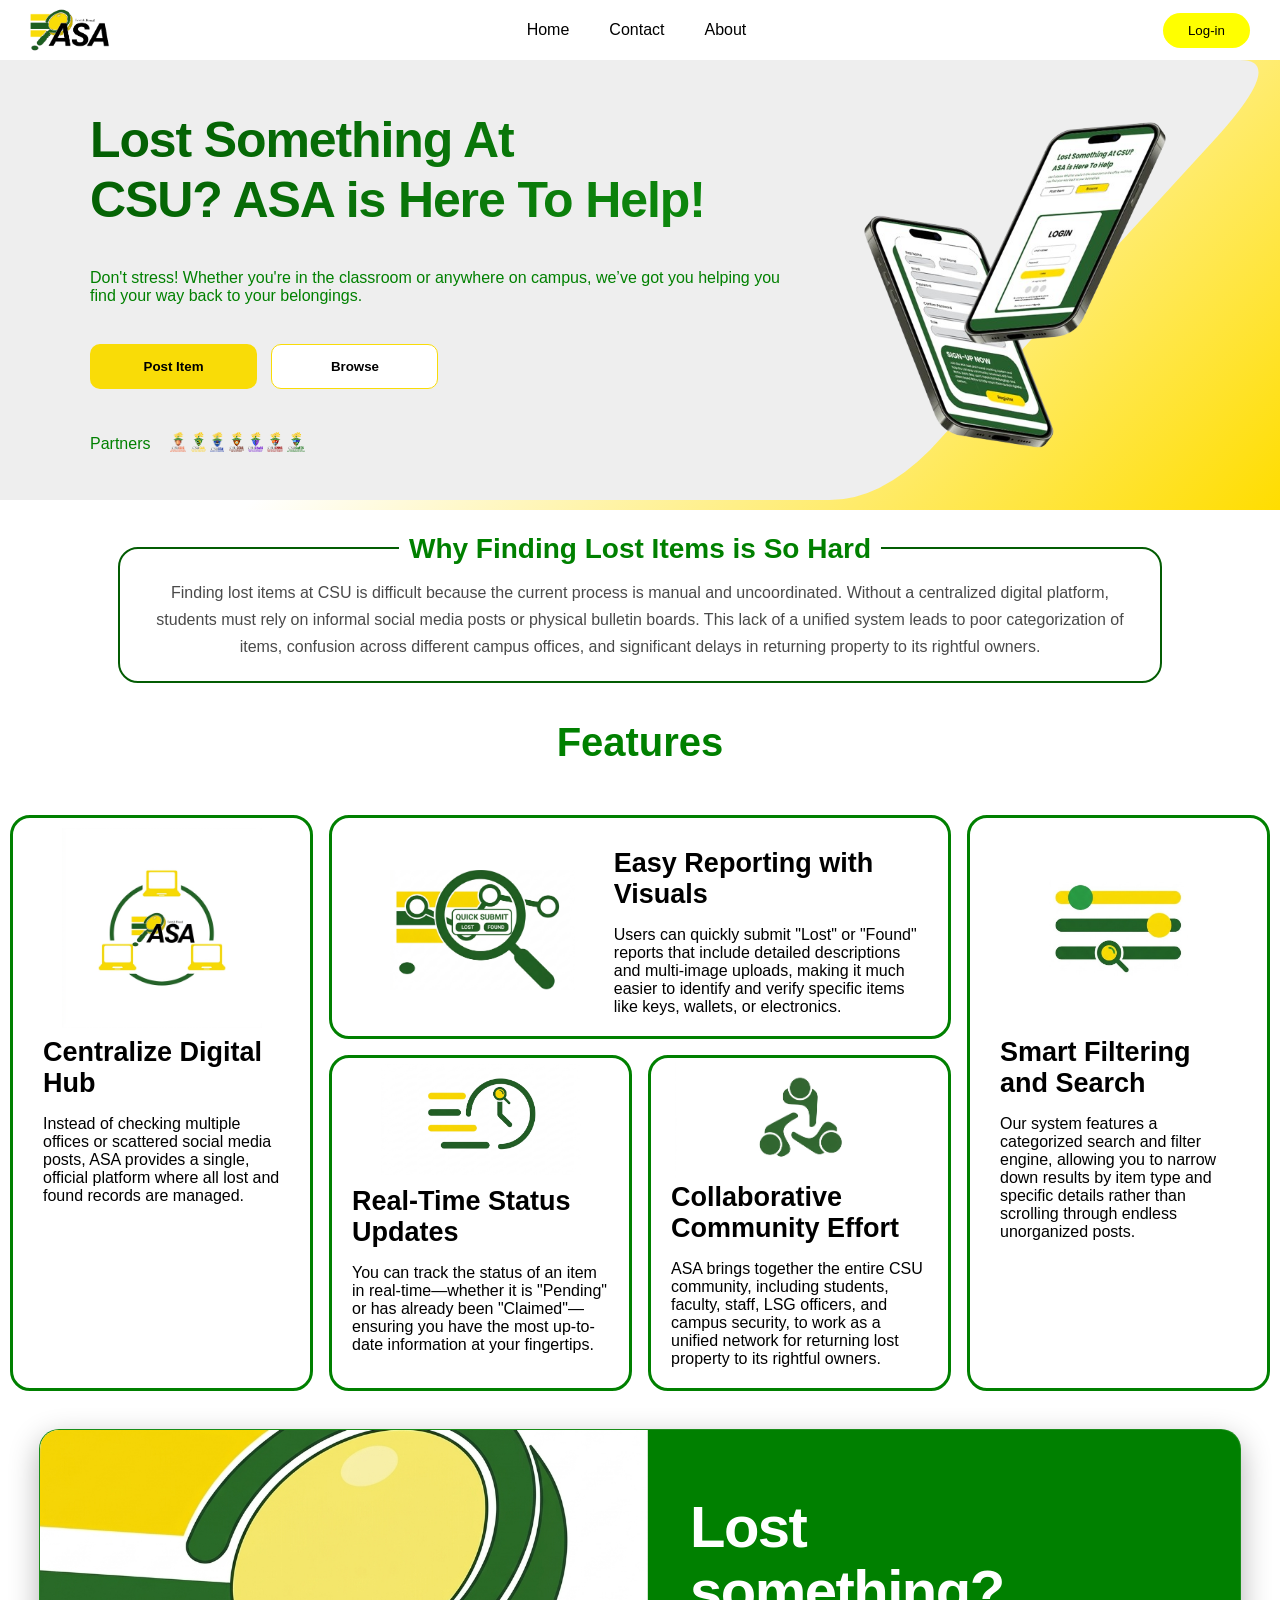
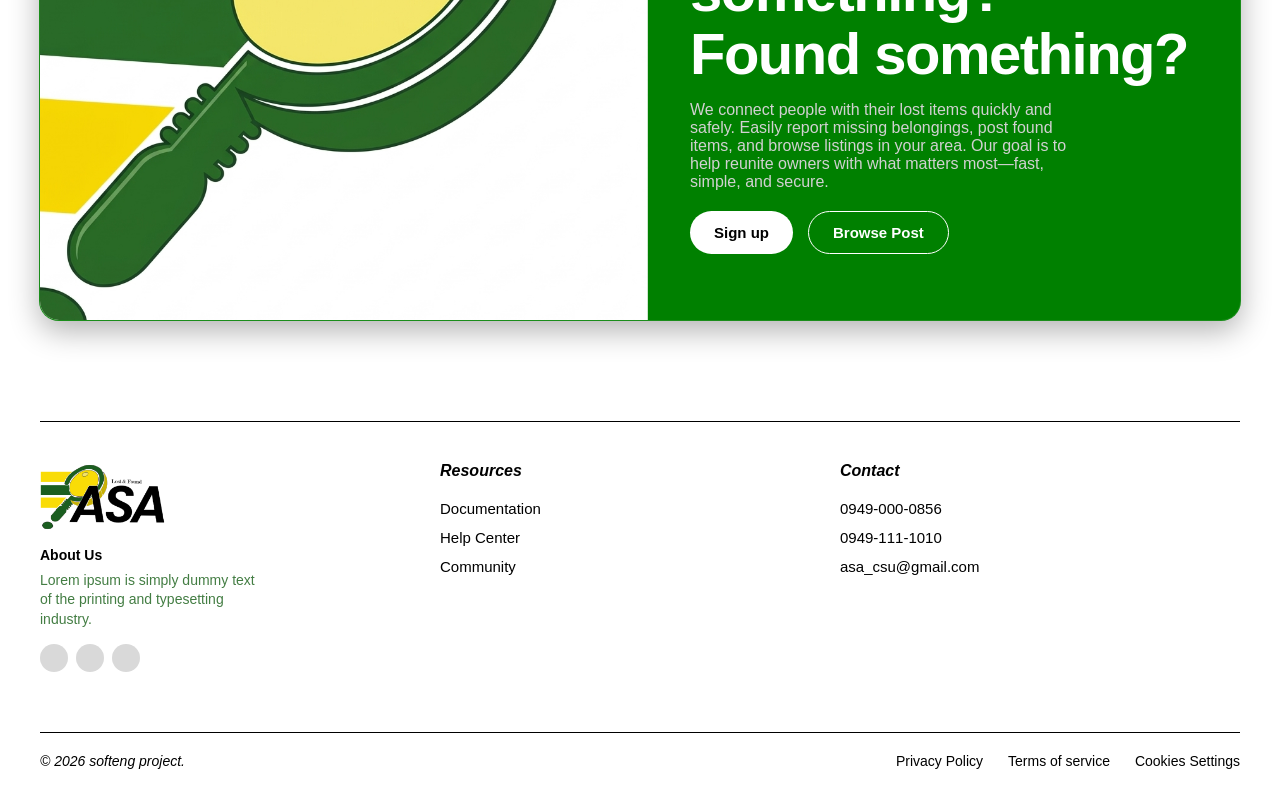
<file: index.html>
<!DOCTYPE html>
<html lang="en">
<head>
    <meta charset="UTF-8">
    <meta name="viewport" content="width=device-width, initial-scale=1.0">
    <title>Asa.com</title>
    <link rel="stylesheet" href="home.css">
    <link rel="icon" href="logo-asa-top.png">

</head>
<body>
    <nav>
        <input type="checkbox" id="sidebar-active">

        <img src="final logo 1.png" alt="" class="logo-side">

        <label for="sidebar-active" class="open-sidebar-button">
            <svg xmlns="http://www.w3.org/2000/svg" height="32px" viewBox="0 -960 960 960" width="32px" fill="#e3e3e3"><path d="M120-240v-80h720v80H120Zm0-200v-80h720v80H120Zm0-200v-80h720v80H120Z"/></svg>
        </label>

        <label id="overlay" for="sidebar-active"></label>

        <div class="link-container">
            <label for="sidebar-active" class="close-sidebar-button">
                <svg xmlns="http://www.w3.org/2000/svg" height="32px" viewBox="0 -960 960 960" width="32px" fill="#e3e3e3"><path d="m256-200-56-56 224-224-224-224 56-56 224 224 224-224 56 56-224 224 224 224-56 56-224-224-224 224Z"/></svg>
            </label>
                <img src="final logo 1.png" alt="" class="logo">
                <a href="" class="text">Home</a>
                <a href="" class="text">Contact</a>
                <a href="" class="text">About</a>
                <a href="login.html" class="log-in-link">
                    <button class="log-in">
                        Log-in
                    </button>
                </a>
        </div>
    </nav>

    <script>
        let lastScroll = 0;
        const navbar = document.querySelector("nav");

        window.addEventListener("scroll", () => {
            let currentScroll = window.pageYOffset;

            if (currentScroll <= 0) {
                // TOP of page → normal navbar
                navbar.style.position = "relative";
                navbar.style.top = "0";
            } else {
                // SCROLLED → make it fixed
                navbar.style.position = "fixed";

                if (currentScroll > lastScroll) {
                    // scroll down → hide
                    navbar.style.top = "-60px";
                } else {
                    // scroll up → show
                    navbar.style.top = "0";
                }
            }

            lastScroll = currentScroll;
        });
    </script>

    <main>
        <section class="hero">
            <div class="custom-shape"></div>
            <div class="content">
                <div class="text-button">
                    <div class="text1">
                        <h1 class="title-text1">Lost Something At<br><span class="csu">CSU</span>? <span class="csu2">ASA is Here To Help!<span></span></h1>
                    </div>
                    <div class="sub-text-hero">
                        <p class="sub-text-hero-1">
                            Don't stress! Whether you're in the classroom or anywhere on campus, 
                        we’ve got you helping you find your way back to your belongings.
                        </p>
                    </div>
                    <div class="button-hero">
                        <button class="post-item">
                            Post Item
                        </button>
                        <button class="browse">
                            Browse
                        </button>
                    </div>
                    <div class="asa-parners">
                        <div class="text-asa-parners">
                            Partners
                        </div>
                        <div class="img-asa-parners">
                            <img src="school_logo/CCIS LOGO.webp" alt="" class="hero_school">
                            <img src="school_logo/CAA LOGO.webp" alt="" class="hero_school">
                            <img src="school_logo/CEd LOGO.webp" alt="" class="hero_school">
                            <img src="school_logo/CEGS LOGO.webp" alt="" class="hero_school">
                            <img src="school_logo/CHaSS LOGO.webp" alt="" class="hero_school">
                            <img src="school_logo/CMNS LOGO.webp" alt="" class="hero_school">
                            <img src="school_logo/CoFES LOGO.webp" alt="" class="hero_school">
                        </div>
                    </div>
                </div>
                <div class="pic1">
                    <img src="Realistic_smartphone_mockup__Isometric_smartphone_set._3d_mobile_phones_with-removebg-preview.png" alt="">
                </div>
            </div>
        </section>

        <section class="problem">
            
            <div class="problem-title">Why Finding Lost Items is So Hard</div>
            <div class="problem-sub">
                Finding lost items at CSU is difficult because the current process 
                is manual and uncoordinated. Without a centralized digital platform, 
                students must rely on informal social media posts or physical bulletin 
                boards. This lack of a unified system leads to poor categorization of items, 
                confusion across different campus offices, and significant delays in returning 
                property to its rightful owners.
            </div>

        </section>

        <section class="features">
            <h1 class="features-title">Features</h1>
            <div class="grid-container">
                <div class="Item-1" style="grid-area: box-1;">
                    <div class="item-1-img-container">
                        <img src="picture/Gemini_Generated_Image_fvyjsrfvyjsrfvyj.png" alt="" class="item-1-img">
                    </div>
                    <div class="item-1-text-container">
                        <div class="item-1-title-container">Centralize Digital Hub</div>
                        <div class="item-1-sub-container">
                            Instead of checking multiple offices or scattered 
                            social media posts, ASA provides a single, official 
                            platform where all lost and found records are 
                            managed.
                        </div>
                    </div>
                </div>
                <div class="Item-2" style="grid-area: box-2;">
                    <div class="item-2-img-container">
                        <img src="picture/easyreport.png" alt="" class="item-2-img">
                    </div>
                    <div class="item-2-text-container">
                        <div class="item-2-title-container">Easy Reporting with Visuals</div>
                        <div class="item-2-sub-container">
                            Users can quickly submit "Lost" or "Found" reports 
                            that include detailed descriptions and multi-image 
                            uploads, making it much easier to identify and verify 
                            specific items like keys, wallets, or electronics.
                        </div>
                    </div>
                </div>
                <div class="Item-3" style="grid-area: box-3;">
                    <div class="item-3-img-container">
                        <img src="picture/filter.jpg" alt="" class="item-3-img">
                    </div>
                    <div class="item-3-text-container">
                        <div class="item-3-title-container">Smart Filtering and Search</div>
                        <div class="item-3-sub-container">
                            Our system features a categorized
                            search and filter engine, allowing
                            you to narrow down results by item 
                            type and specific details rather than 
                            scrolling through endless unorganized 
                            posts.
                        </div>
                    </div>
                </div>
                <div class="Item-4" style="grid-area: box-4;">
                    <div class="item-4-img-container">
                        <img src="picture/time.png" alt="" class="item-4-img">
                    </div>
                    <div class="item-4-text-container">
                        <div class="item-4-title-container">Real-Time Status Updates</div>
                        <div class="item-4-sub-container">
                            You can track the status of an item in 
                            real-time—whether it is "Pending" or has 
                            already been "Claimed"—ensuring you have 
                            the most up-to-date information at your 
                            fingertips.
                        </div>
                    </div>
                </div>
                <div class="Item-5" style="grid-area: box-5;">
                    <div class="item-5-img-container">
                        <img src="picture/unity.png" alt="" class="item-5-img">
                    </div>
                    <div class="item-5-text-container">
                        <div class="item-5-title-container">Collaborative Community Effort</div>
                        <div class="item-5-sub-container">
                            ASA brings together the entire CSU community, 
                            including students, faculty, staff, LSG officers, 
                            and campus security, to work as a unified network for 
                            returning lost property to its rightful owners.
                        </div>
                    </div>
                </div>
            </div>
        </section>

        <section class="page-container">

            <div class="graphic-side">
                <div class="shape-layer">
                    <div class="quadrant q1"></div>
                    <div class="quadrant q2"></div>
                    <div class="quadrant q3"></div>
                    <div class="quadrant q4"></div>
                </div>
                
                <img src="hays.png" alt="Stylized Magnifying Glass Graphic" class="mag-glass-graphic">
            </div>

            <div class="content-side">
                <h1>Lost<br>something?<br>Found something?</h1>
                <p>
                    We connect people with their lost items quickly and safely.
                    Easily report missing belongings, post found items, and browse listings in your area.
                    Our goal is to help reunite owners with what matters most—fast, simple, and secure.
                </p>
                <div class="button-group">
                    <a href="create_acc.html" class="btn btn-filled">Sign up</a>
                    <a href="#" class="btn btn-outlined">Browse Post</a>
                </div>
            </div>
        
        </section>

        




        <footer class="footer-container"> 
            <hr class="footer-divider"> 
            <div class="footer-top"> 
                <div class="footer-column brand-section"> 
                    <div class="logo-container"> 
                        <img src="final logo 1.png" alt="ASA Logo" class="brand-logo"> 
                    </div> 
                    <h3>About Us</h3> 
                    <p>Lorem ipsum is simply dummy text of the 
                        printing and typesetting industry.                        </p> 
                    <div class="social-icons"> 
                        <div class="circle"></div> 
                        <div class="circle"></div>                             <div class="circle"></div> 
                        </div> 
                    </div>
                    <div class="footer-column"> 
                        <h4>Resources</h4> 
                        <ul> <li><a href="#">Documentation</a></li> 
                            <li><a href="#">Help Center</a></li> 
                            <li><a href="#">Community</a></li> 
                        </ul> 
                    </div> 
                    <div class="footer-column"> 
                        <h4>Contact</h4> 
                        <ul> 
                            <li>0949-000-0856</li> 
                            <li>0949-111-1010</li> 
                            <li>asa_csu@gmail.com</li> 
                        </ul> 
                </div> 
            </div> 
                <hr class="footer-divider"> 
            <div class="footer-bottom"> 
                <div class="copyright"> 
                   © 2026 softeng project. 
                </div> 
                <div class="legal-links"> 
                    <a href="privacy.html">Privacy Policy</a> 
                    <a href="privacy.html">Terms of service</a> 
                    <a href="#">Cookies Settings</a> 
                </div> 
            </div> 
                    
        </footer>
    </main>
</body>
</file>
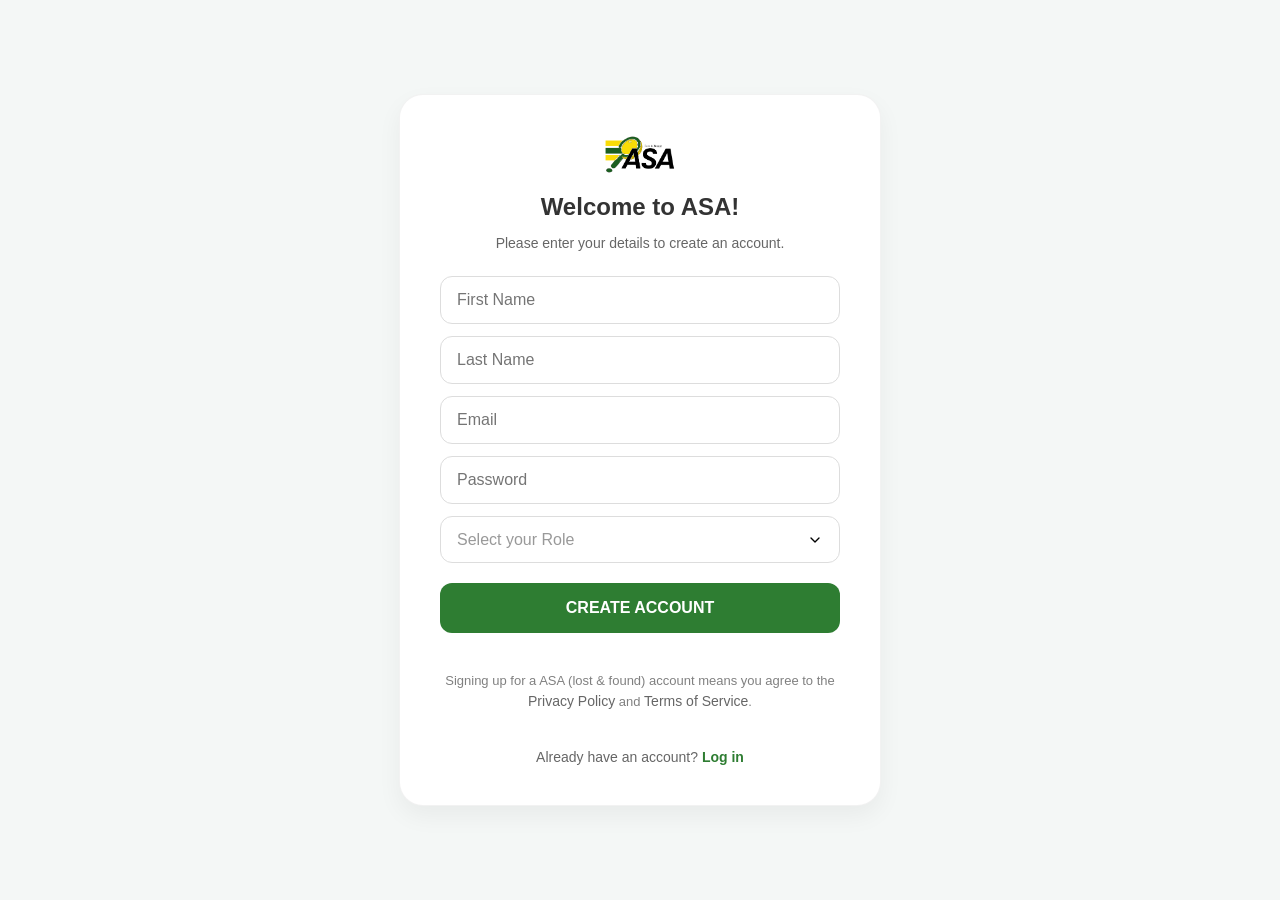
<file: create_acc.html>
<!DOCTYPE html>
<html lang="en">
<head>
    <meta charset="UTF-8">
    <meta name="viewport" content="width=device-width, initial-scale=1.0">
    <title>PAGEGRID | Create Account</title>
    <link rel="stylesheet" href="create_acc.css">
</head>
<body>
    <main class="login-container">
        <div class="login-card">
            <header class="logo">
                <img src="final logo 1.png" alt="PAGEGRID Logo" class="logo-img">
            </header>

            <h1>Welcome to ASA!</h1>
            <p class="subtitle">Please enter your details to create an account.</p>

            <form>
                <div class="input-group">
                    <input type="text" id="first-name" placeholder="First Name" required>
                    <input type="text" id="last-name" placeholder="Last Name" required>
                    <input type="email" id="email" placeholder="Email" required>
                    <input type="password" id="password" placeholder="Password" required>
                    <select id="role" required>
                        <option value="" disabled selected>Select your Role</option>
                        <option value="student">Student</option>
                        <option value="staff">Staff</option>
                        <option value="admin">Admin</option>
                        <option value="visitor">Visitor</option>
                    </select>
                </div>

                <button type="submit" class="btn-submit">CREATE ACCOUNT</button>
            </form>

            <footer class="links">
                <p class="terms-text">
                    Signing up for a ASA (lost & found) account means you agree to the 
                    <a href="privacy.html" class="policy-link">Privacy Policy</a> and 
                    <a href="privacy.html" class="policy-link">Terms of Service</a>.
                </p>

                <a href="login.html">Already have an account? <strong>Log in</strong></a>
            </footer>
        </div>
    </main>
</body>
</html>
</file>
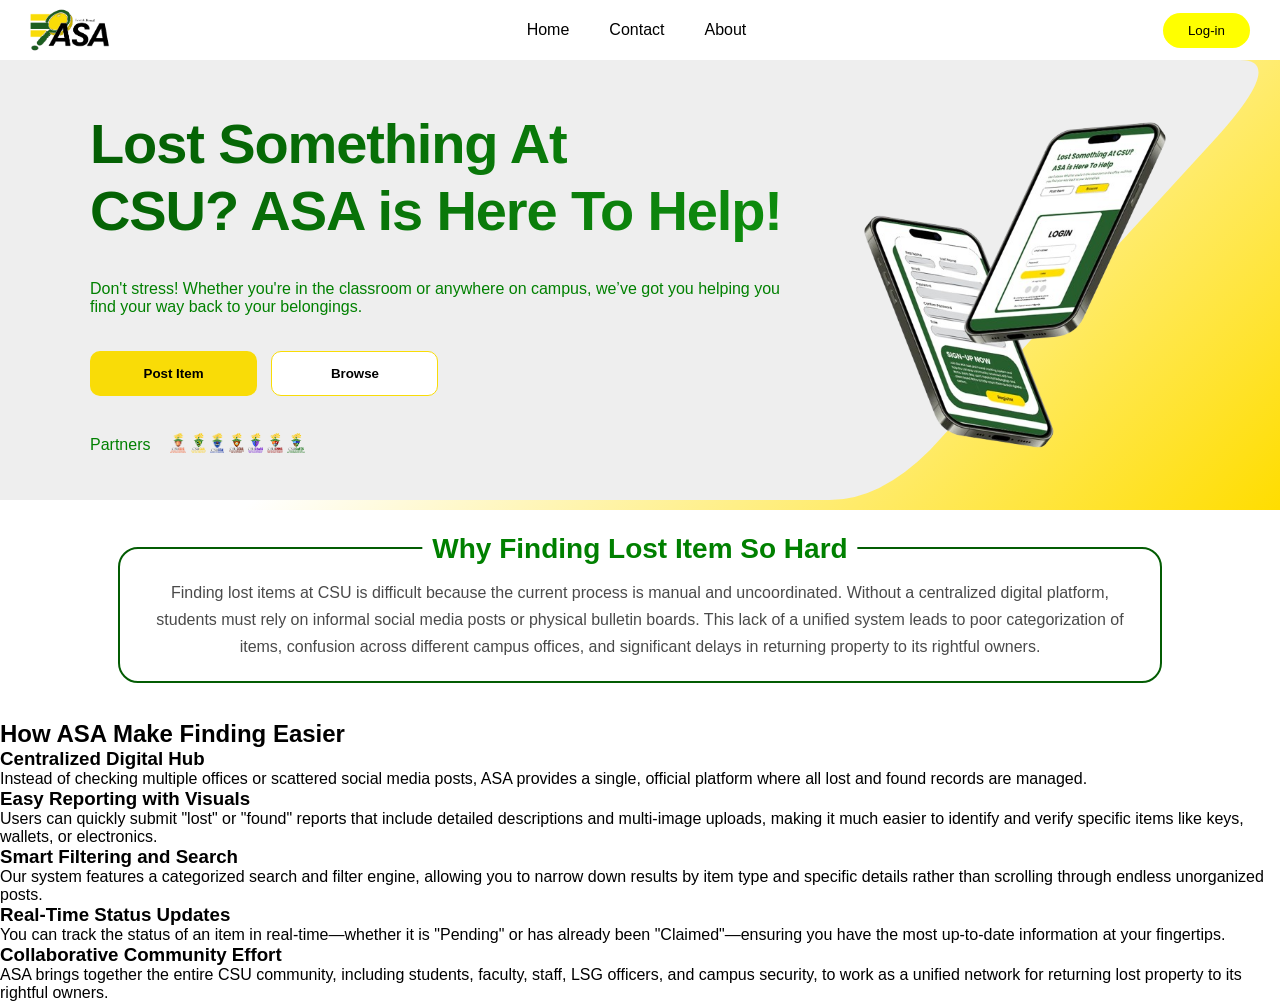
<file: home.html>
<!DOCTYPE html>
<html lang="en">
<head>
    <meta charset="UTF-8">
    <meta name="viewport" content="width=device-width, initial-scale=1.0">
    <title>Document</title>
    <link rel="stylesheet" href="home.css">

</head>
<body>
    <nav>
        <input type="checkbox" id="sidebar-active">

        <img src="final logo 1.png" alt="" class="logo-side">

        <label for="sidebar-active" class="open-sidebar-button">
            <svg xmlns="http://www.w3.org/2000/svg" height="32px" viewBox="0 -960 960 960" width="32px" fill="#e3e3e3"><path d="M120-240v-80h720v80H120Zm0-200v-80h720v80H120Zm0-200v-80h720v80H120Z"/></svg>
        </label>

        <label id="overlay" for="sidebar-active"></label>

        <div class="link-container">
            <label for="sidebar-active" class="close-sidebar-button">
                <svg xmlns="http://www.w3.org/2000/svg" height="32px" viewBox="0 -960 960 960" width="32px" fill="#e3e3e3"><path d="m256-200-56-56 224-224-224-224 56-56 224 224 224-224 56 56-224 224 224 224-56 56-224-224-224 224Z"/></svg>
            </label>
                <img src="final logo 1.png" alt="" class="logo">
                <a href="" class="text">Home</a>
                <a href="" class="text">Contact</a>
                <a href="" class="text">About</a>
                <button class="log-in">
                    Log-in
                </button>
        </div>
    </nav>

    <main>
        <section class="hero">
            <div class="custom-shape"></div>
            <div class="content">
                <div class="text-button">
                    <div class="text1">
                        Lost Something At<br><span class="csu">CSU</span>? <span class="csu2">ASA is Here To Help!<span>
                    </div>
                    <div class="sub-text-hero">
                        Don't stress! Whether you're in the classroom or anywhere on campus, 
                        we’ve got you helping you find your way back to your belongings.
                    </div>
                    <div class="button-hero">
                        <button class="post-item">
                            Post Item
                        </button>
                        <button class="browse">
                            Browse
                        </button>
                    </div>
                    <div class="asa-parners">
                        <div class="text-asa-parners">
                            Partners
                        </div>
                        <div class="img-asa-parners">
                            <img src="school_logo/CCIS LOGO.webp" alt="" class="hero_school">
                            <img src="school_logo/CAA LOGO.webp" alt="" class="hero_school">
                            <img src="school_logo/CEd LOGO.webp" alt="" class="hero_school">
                            <img src="school_logo/CEGS LOGO.webp" alt="" class="hero_school">
                            <img src="school_logo/CHaSS LOGO.webp" alt="" class="hero_school">
                            <img src="school_logo/CMNS LOGO.webp" alt="" class="hero_school">
                            <img src="school_logo/CoFES LOGO.webp" alt="" class="hero_school">
                        </div>
                    </div>
                </div>
                <div class="pic1">
                    <img src="Realistic_smartphone_mockup__Isometric_smartphone_set._3d_mobile_phones_with-removebg-preview.png" alt="">
                </div>
            </div>
        </section>

        <section class="problem">
            <div class="problem-title">Why  Finding Lost Item So Hard</div>
            <div class="problem-sub">
                Finding lost items at CSU is difficult because the current process 
                is manual and uncoordinated. Without a centralized digital platform, 
                students must rely on informal social media posts or physical bulletin 
                boards. This lack of a unified system leads to poor categorization of items, 
                confusion across different campus offices, and significant delays in returning 
                property to its rightful owners.
            </div>
        </section>

        <section>
            <div class="asa-container">
                <header class="asa-header">
                    <h1>How <span>ASA</span> Make Finding Easier</h1>
                </header>

                <div class="asa-grid">
                    <div class="asa-item">
                    <div class="image-placeholder"></div>
                    <h3>Centralized Digital Hub</h3>
                    <p>Instead of checking multiple offices or scattered social media posts, ASA provides a single, official platform where all lost and found records are managed.</p>
                    </div>

                    <div class="asa-item">
                    <div class="image-placeholder"></div>
                    <h3>Easy Reporting with Visuals</h3>
                    <p>Users can quickly submit "lost" or "found" reports that include detailed descriptions and multi-image uploads, making it much easier to identify and verify specific items like keys, wallets, or electronics.</p>
                    </div>

                    <div class="asa-item">
                    <div class="image-placeholder"></div>
                    <h3>Smart Filtering and Search</h3>
                    <p>Our system features a categorized search and filter engine, allowing you to narrow down results by item type and specific details rather than scrolling through endless unorganized posts.</p>
                    </div>

                    <div class="asa-item">
                    <div class="image-placeholder"></div>
                    <h3>Real-Time Status Updates</h3>
                    <p>You can track the status of an item in real-time—whether it is "Pending" or has already been "Claimed"—ensuring you have the most up-to-date information at your fingertips.</p>
                    </div>

                    <div class="asa-item center-item">
                    <div class="image-placeholder"></div>
                    <h3>Collaborative Community Effort</h3>
                    <p>ASA brings together the entire CSU community, including students, faculty, staff, LSG officers, and campus security, to work as a unified network for returning lost property to its rightful owners.</p>
                    </div>
                </div>
            </div>
        </section>
    </main>


</body>
</html>
</file>
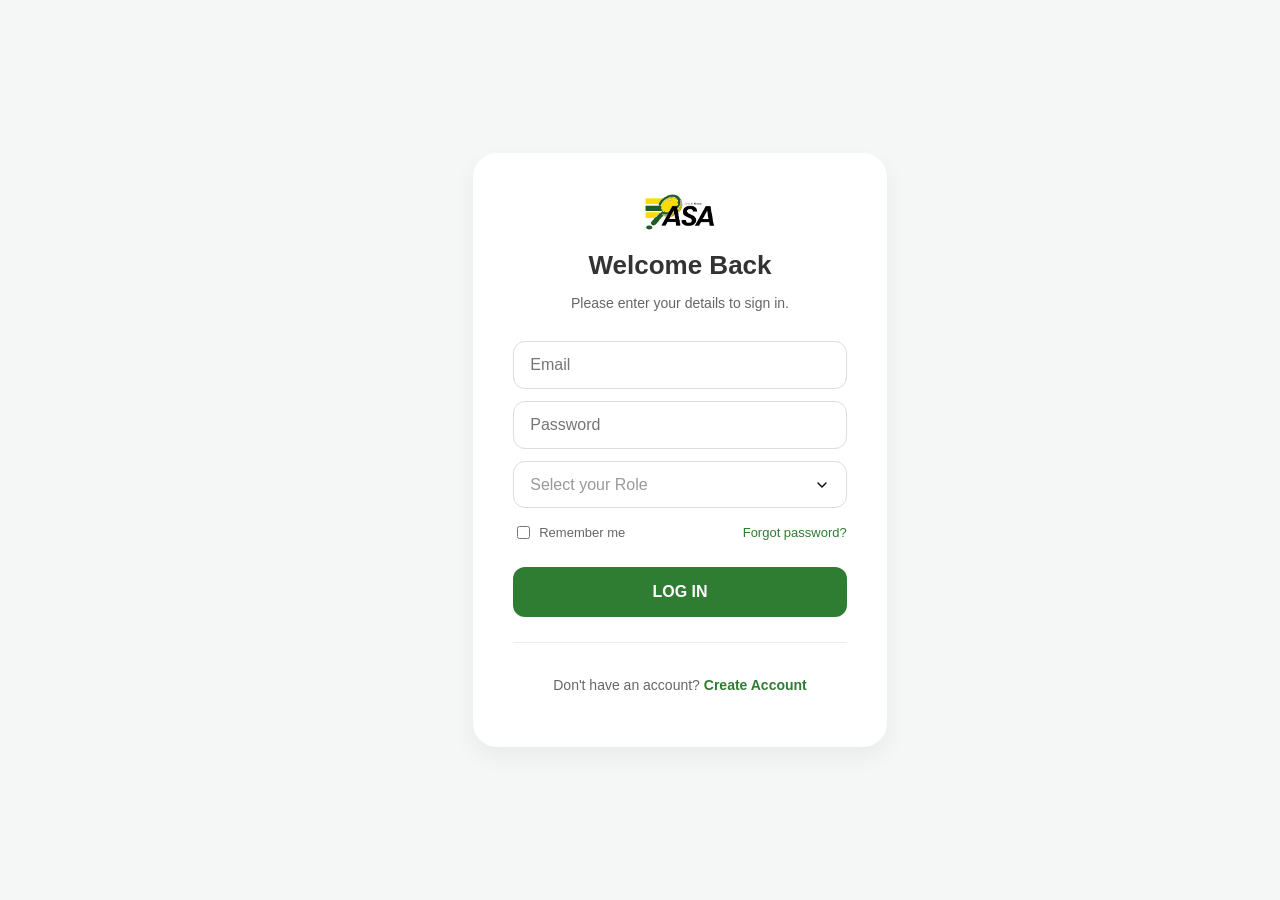
<file: login.html>
<!DOCTYPE html>
<html lang="en">
<head>
    <meta charset="UTF-8">
    <meta name="viewport" content="width=device-width, initial-scale=1.0">
    <title>PAGEGRID | Log In</title>
    <link rel="stylesheet" href="login.css">
</head>
<body>
    <main class="login-container">
        <div class="login-card">
            <header class="logo">
                <img src="final logo 1.png" alt="PAGEGRID Logo" class="logo-img">
            </header>

            <h1>Welcome Back</h1>
            <p class="subtitle">Please enter your details to sign in.</p>

            <form>
                <div class="input-group">
                    <input type="email" id="email" placeholder="Email" required>
                    <input type="password" id="password" placeholder="Password" required>
                    <div class="input-group">
                        <select id="role" required>
                            <option value="" disabled selected>Select your Role</option>
                            <option value="student">Student</option>
                            <option value="staff">Staff</option>
                            <option value="admin">Admin</option>
                            <option value="visitor">Visitor</option>
                        </select>
                    </div>
                </div>

                <div class="form-options">
                    <label class="remember-me">
                        <input type="checkbox"> Remember me
                    </label>
                    <a href="#" class="forgot-password">Forgot password?</a>
                </div>

                <button type="submit" class="btn-submit">LOG IN</button>
            </form>

            <footer class="links">
                <p>Don't have an account? <a href="create_acc.html"><strong>Create Account</strong></a></p>
            </footer>
        </div>
    </main>
</body>
</html>
</file>
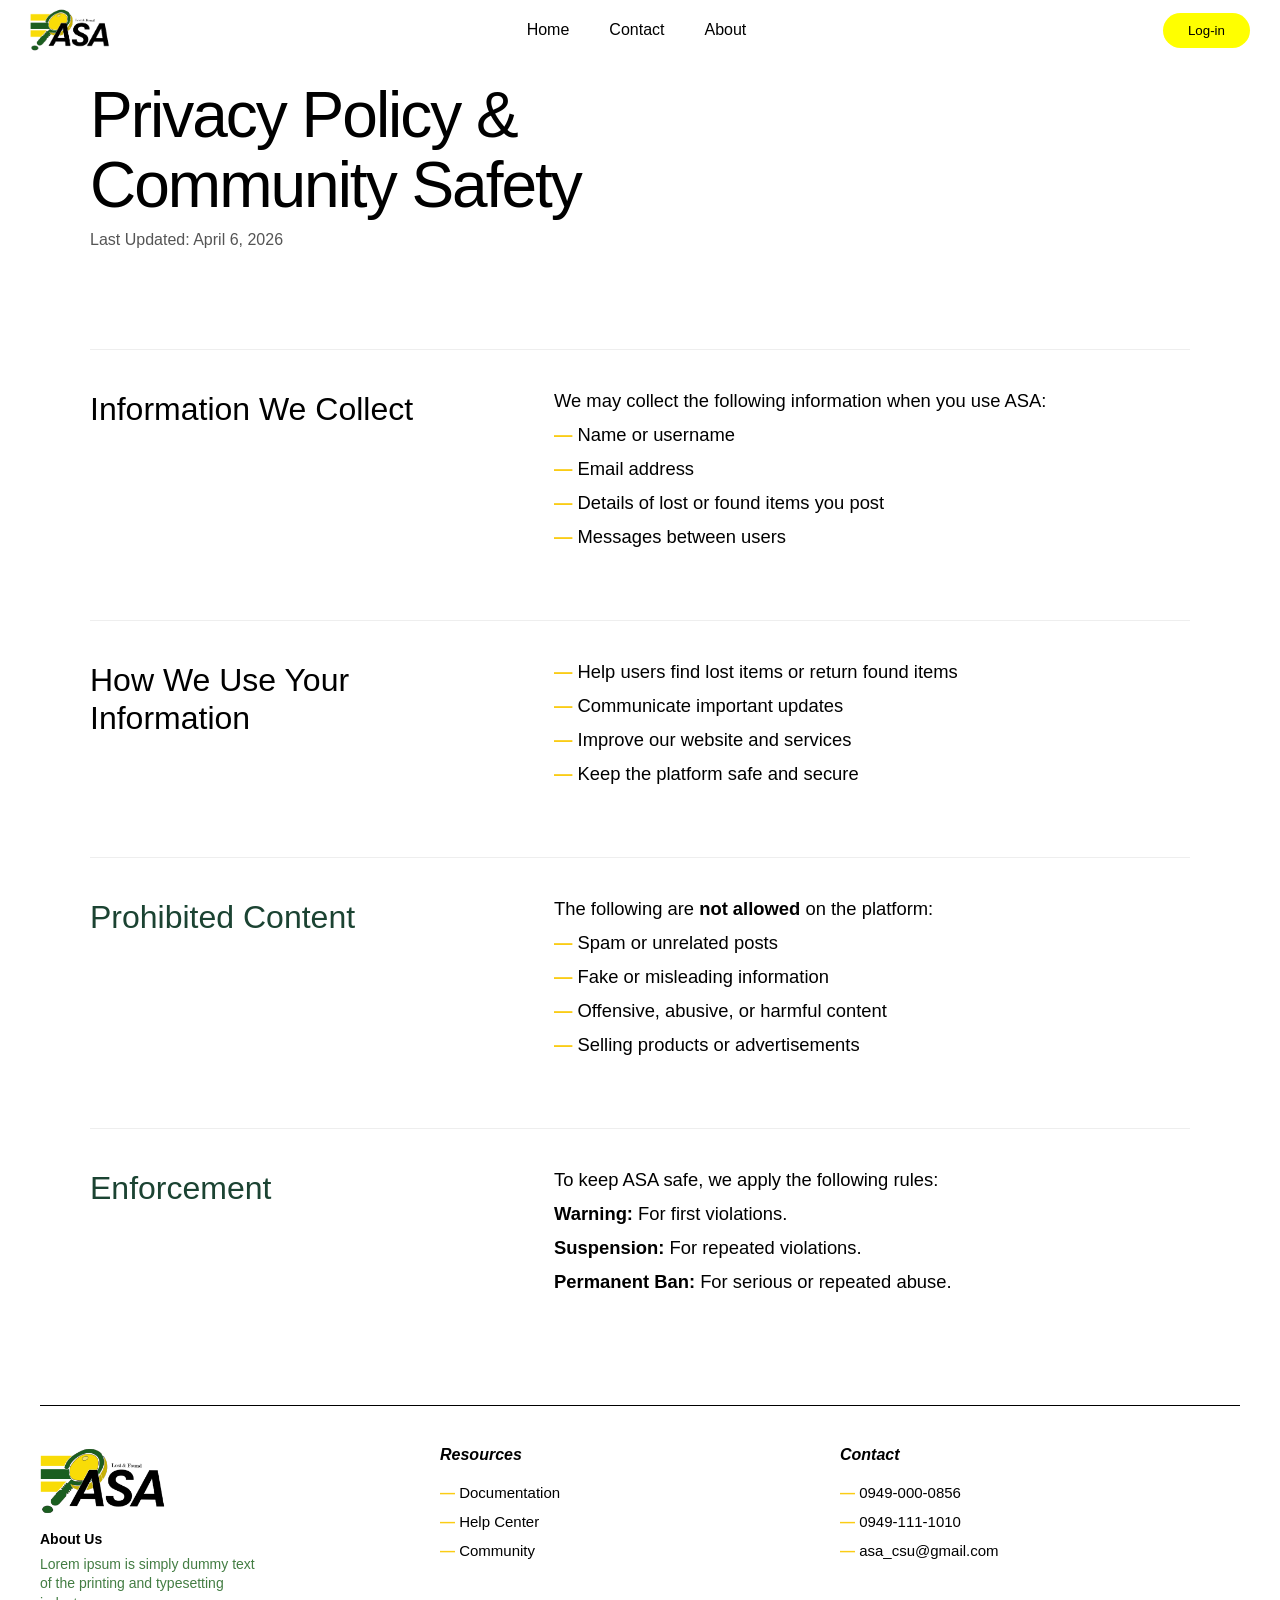
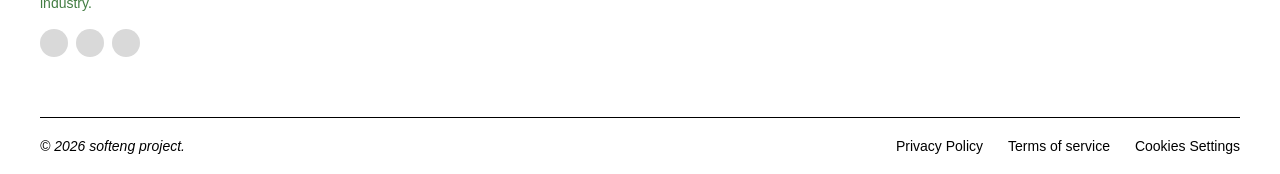
<file: privacy.html>
<!DOCTYPE html>
<html lang="en">
<head>
    <meta charset="UTF-8">
    <meta name="viewport" content="width=device-width, initial-scale=1.0">
    <title>Policies | ASA Lost & Found</title>
    <link rel="stylesheet" href="privacy.css">
</head>
<body>

    <nav>
        <input type="checkbox" id="sidebar-active">

        <img src="final logo 1.png" alt="" class="logo-side">

        <label for="sidebar-active" class="open-sidebar-button">
            <svg xmlns="http://www.w3.org/2000/svg" height="32px" viewBox="0 -960 960 960" width="32px" fill="#e3e3e3"><path d="M120-240v-80h720v80H120Zm0-200v-80h720v80H120Zm0-200v-80h720v80H120Z"/></svg>
        </label>

        <label id="overlay" for="sidebar-active"></label>

        <div class="link-container">
            <label for="sidebar-active" class="close-sidebar-button">
                <svg xmlns="http://www.w3.org/2000/svg" height="32px" viewBox="0 -960 960 960" width="32px" fill="#e3e3e3"><path d="m256-200-56-56 224-224-224-224 56-56 224 224 224-224 56 56-224 224 224 224-56 56-224-224-224 224Z"/></svg>
            </label>
                <img src="final logo 1.png" alt="" class="logo">
                <a href="index.html" class="text">Home</a>
                <a href="" class="text">Contact</a>
                <a href="" class="text">About</a>
                <a href="login.html" class="log-in-link">
                    <button class="log-in">
                        Log-in
                    </button>
                </a>
        </div>
    </nav>

    <script>
    let lastScroll = 0;
    const navbar = document.querySelector("nav");

    window.addEventListener("scroll", () => {
        let currentScroll = window.pageYOffset;

        // Simplified: Keep it fixed, just slide it up or down
        if (currentScroll > lastScroll && currentScroll > 60) {
            // Scrolling down - hide navbar
            navbar.style.top = "-60px";
        } else {
            // Scrolling up - show navbar
            navbar.style.top = "0";
        }

        lastScroll = currentScroll;
    });
</script>

    <main class="container">
        <div class="policy-header">
            <h1 class="main-title">Privacy Policy & <br>Community Safety</h1>
            <p class="last-updated">Last Updated: April 6, 2026</p>
        </div>

        <section class="policy-row">
            <div class="left-col">
                <h2>Information We Collect</h2>
            </div>
            <div class="right-col">
                <p>We may collect the following information when you use ASA:</p>
                <ul>
                    <li>Name or username</li>
                    <li>Email address</li>
                    <li>Details of lost or found items you post</li>
                    <li>Messages between users</li>
                </ul>
            </div>
        </section>

        <section class="policy-row">
            <div class="left-col">
                <h2>How We Use Your Information</h2>
            </div>
            <div class="right-col">
                <ul>
                    <li>Help users find lost items or return found items</li>
                    <li>Communicate important updates</li>
                    <li>Improve our website and services</li>
                    <li>Keep the platform safe and secure</li>
                </ul>
            </div>
        </section>

        <section class="policy-row">
            <div class="left-col">
                <h2 class="highlight">Prohibited Content</h2>
            </div>
            <div class="right-col">
                <p>The following are <strong>not allowed</strong> on the platform:</p>
                <ul>
                    <li>Spam or unrelated posts</li>
                    <li>Fake or misleading information</li>
                    <li>Offensive, abusive, or harmful content</li>
                    <li>Selling products or advertisements</li>
                </ul>
            </div>
        </section>

        <section class="policy-row">
            <div class="left-col">
                <h2 class="highlight">Enforcement</h2>
            </div>
            <div class="right-col">
                <p>To keep ASA safe, we apply the following rules:</p>
                <p><strong>Warning:</strong> For first violations.</p>
                <p><strong>Suspension:</strong> For repeated violations.</p>
                <p><strong>Permanent Ban:</strong> For serious or repeated abuse.</p>
            </div>
        </section>

    </main>

    <footer class="footer-container"> 
            <hr class="footer-divider"> 
            <div class="footer-top"> 
                <div class="footer-column brand-section"> 
                    <div class="logo-container"> 
                        <img src="final logo 1.png" alt="ASA Logo" class="brand-logo"> 
                    </div> 
                    <h3>About Us</h3> 
                    <p>Lorem ipsum is simply dummy text of the 
                        printing and typesetting industry.                        </p> 
                    <div class="social-icons"> 
                        <div class="circle"></div> 
                        <div class="circle"></div>                             <div class="circle"></div> 
                        </div> 
                    </div>
                    <div class="footer-column"> 
                        <h4>Resources</h4> 
                        <ul> <li><a href="#">Documentation</a></li> 
                            <li><a href="#">Help Center</a></li> 
                            <li><a href="#">Community</a></li> 
                        </ul> 
                    </div> 
                    <div class="footer-column"> 
                        <h4>Contact</h4> 
                        <ul> 
                            <li>0949-000-0856</li> 
                            <li>0949-111-1010</li> 
                            <li>asa_csu@gmail.com</li> 
                        </ul> 
                </div> 
            </div> 
                <hr class="footer-divider"> 
            <div class="footer-bottom"> 
                <div class="copyright"> 
                   © 2026 softeng project. 
                </div> 
                <div class="legal-links"> 
                    <a href="privacy.html">Privacy Policy</a> 
                    <a href="#">Terms of service</a> 
                    <a href="#">Cookies Settings</a> 
                </div> 
            </div> 
                    
        </footer>

</body>
</html>
</file>
<file: home.css>
html {
    font-family: Poppins;
}

* {
    margin: 0;
    padding: 0;
}

body {
    font-family: 'Inter', sans-serif;
}

nav {
    height: 60px;
    background-color: white;
    display: flex;
    justify-content: flex-end;
    align-items: center;
    z-index: 1000;
    width: 100%;

    position: relative;
    top: 0;
    transition: top 0.3s;
}

.link-container {
    height: 100%;
    width: 100%;
    display: flex;
    flex-direction: row;
    align-items: center;
}

nav a{
    height: 100%;
    padding: 0 20px;
    display: flex;
    align-items: center;
    text-decoration: none;
    color: black;
    cursor: pointer;
    font-weight: 500;
}

.log-in-link {
    margin: 0 0 0 auto ;
    text-decoration: none;
    padding: 0;
}

.log-in {
    background-color: yellow;
    color: black;
    padding: 10px 25px 10px 25px;
    border: none;
    border-radius: 20px;
    margin-right: 30px;
    margin-left: auto;

}

.log-in:hover {
    background-color: green;
    color: white;
}

nav .logo {
    margin-right: auto;
    margin-left: 30px;
}

nav a:hover {
    color: green;   
    
}

.logo {
    width: 80px;
}

nav svg {
    fill: black;
}
#sidebar-active {
    display: none;
}
.open-sidebar-button,
.close-sidebar-button {
    display: none;
}

.logo-side {
    width: 50px;
    display: none;
    margin-right: auto;
    margin-left: 30px;
}

nav a {
    /* --- ADDED THESE THREE LINES --- */
    position: relative;   /* This anchors the line to the link */
    display: flex;        /* You already had this, keep it */
    align-items: center;  /* You already had this, keep it */
    
    /* --- YOUR EXISTING STYLES --- */
    height: 100%;
    padding: 0 20px;
    text-decoration: none;
    color: black;
    cursor: pointer;
    font-weight: 500;
}

/* --- THE UNDERLINE EFFECT (No changes needed here) --- */
.text::after {
    content: "";
    position: absolute;
    left: 0;
    bottom: 0; /* Adjusted slightly so it's not at the very bottom of the 60px nav */
    width: 0;
    height: 2px;
    background-color: #80ea66;
    transition: width 0.3s ease;
    z-index: 5;
}

.text:hover::after {
    width: 100%;
}

@media(max-width: 533px) {
    .link-container{
        display: flex; /* FIX: allow it to exist */
        flex-direction: column;
        align-items: flex-start;

        position: fixed;
        top: 0;
        right: -100%;
        z-index: 10;
        width: 230px;
        height: 100%; /* add this */

        background-color: green;
        box-shadow: -5px 0 5px rgba(0, 0, 0, 0.25);
        transition: 0.75s ease-out;
    }

    nav {
        width: 100%;
    }

    nav a {
        box-sizing: border-box;
        height: auto;
        font-weight: 600;
        width: 100%;
        padding: 20px 30px;
        justify-content: flex-start;
    }
    nav a:hover {
        color: white;
    }


    .log-in {
        margin: 20px 30px;
        background-color: green;
        border-style: none;
        padding: 0;
        font-size: 16px;
    }

    .log-in:hover {
        color: white;
    }

    .logo-side {
        display: block;
        width: 70px;
    }

    .open-sidebar-button,
    .close-sidebar-button {
        padding: 20px;
        display: block;
    }

    #sidebar-active:checked ~ .link-container {
        right: 0;
    }

    /* FIX: use #overlay instead of .overlay */
    #sidebar-active:checked ~ #overlay {
        height: 100%;
        width: 100%;
        position: fixed;
        top: 0;
        left: 0;
        z-index: 9;
        background: rgba(0,0,0,0.3); /* optional dim effect */
    }
}

/*-------------------  HERO --------------------*/

.hero {
    display: grid;
    
    align-items: center;
    height: 450px;
    background: linear-gradient(135deg, #fff 40%, #ffdd00 100%);
    
    position: relative;
    z-index: 1;
    overflow: hidden;
}

.custom-shape {
    position: absolute;
    top: 0;
    left: 50%;
    transform: translateX(-50%);
    width: 1300px;
    height: 440px;
    background-color: #eeeeee;
    /* Adjusted coordinates to match 1300px width */
    clip-path: path("M 0,0 L 1250,0 Q 1300,0 1215,90 L 940,390 Q 890,440 840,440 L 0,440 Z");
    z-index: 0;
}

.content {
    z-index: 2;
    display: grid;
    grid-template-columns: 2fr 1fr; 
    width: 100%;
    max-width: 1100px;
    margin: 30px auto; /* Centers the content box */
    padding: 0 30px;
    gap: 50px;
}

.text-button {
    display: grid;
    row-gap: 30px;
}

.post-item {
    background-color: rgb(249, 220, 7);
    border: none;
    border-radius: 10px;
    color: black;
    width: 167px;
    height: 45px;
    cursor: pointer;
    font-weight: 600;
    
    transition: background-color 1s,
    color 1s;
}

.post-item:hover {
    color: white;
    background-color: green;
}

.browse {
    background-color: white;
    border: 1px;
    border-color: rgb(249, 220, 7);
    border-style: solid;
    border-radius: 10px;
    font-weight: 600;
    color: black;
    width: 167px;
    height: 45px;
    cursor: pointer;
    margin-left: 10px;
}

.browse:hover {
    background-color: #ffdd00;
    border-color: #035c03;
}

.text1 {
    font-size: clamp(42px, 5vw, 56px);        /* Responsive: 42px → 56px */
    font-weight: 800;                         /* Extra Bold */
    line-height: 1.2;                         /* Tight line height */
    letter-spacing: -0.02em;                  /* Optical kerning */
    
    /* Gradient Text Effect */
    background: linear-gradient(
        135deg, 
        #035c03 0%,     /* Dark green */
        #0f8f0f 100%  /* #0f8f0f */
    );
    
    /* Text Clipping for Gradient */
    -webkit-background-clip: text;
    -webkit-text-fill-color: transparent;
    background-clip: text;
}

.title-text1{
    font-size: 50px;
}

.sub-text-hero {
    color: green;
    
}



.pic1 img {
    /* Ensures the image doesn't break out of the 300px container */
    width: 100%;
    height: auto;
    display: block;
}

.asa-parners{
    display: grid;
    grid-template-columns: 50px 1fr;
    column-gap: 30px;
    align-items: center;
}

.text-asa-parners {
    color: green;
}

.hero_school {
    width: auto;
    height: 20px;
}

@media(max-width: 533px) {
    .hero {
        height: 750px;
    }

    .custom-shape {
  position: absolute;
  top: 0;
  left: 50%;
  transform: translateX(-50%);
  width: 533px;
  height: 750px;
  background-color: #eeeeee;
  /* Adjusted coordinates to match 533px width and 750px height */
  clip-path: path("M 0,0 L 0,0 Q 500,0 460,100 L 460,650 Q 465,750 345,746 L 0,746 Z");
  z-index: 0;
}

    .content {
        grid-template-columns: 1fr;
        text-align: center;
        justify-items: stretch; /* center grid items */
        padding: 0 20px;
    }

    .text-button {
        width: 100%;
        display: flex;
        flex-direction: column;
        align-items: stretch; /* center children */
        text-align: center;
    }

    .text1 {
        max-width: 100%; /* prevent overflow */
        text-align: left;
        margin-top: 40px;
    }

    .title-text1 {
        font-size: 40px;
        padding-right: 39px;
    }

    .sub-text-hero {
        font-size: 15px;
        max-width: 100%;
        text-align: left;
        padding-right: 40px;
    }

    .sub-text-hero-1 {
        margin-right: 30px;
    }

    .button-hero {
        display: flex;
        justify-content: flex-start;
        gap: 10px;
    }

    .pic1 {
        margin: 0 55px;
        width: 200px;
    }

    .asa-parners {
        justify-items: left; /* center partners */
        text-align: center;
    }

    .text-asa-parners {
        color: green;
        font-weight: 600;
        font-size: 10px;
    }
}

/* ------------------- Problem -------------------*/

.problem {
    max-width: 1000px;
    margin: 37px auto; /* Increased top margin to give the title room */
    padding: 30px 20px 20px 20px;
    text-align: center;
    border: 2px solid #035c03; /* Simplified border shorthand */
    border-radius: 20px;
    position: relative; /* Required for absolute positioning of the title */
}

.problem-title {
    font-size: 28px;
    font-weight: 700;
    color: green;
    line-height: 1.2;
    font-family: -apple-system, BlinkMacSystemFont, 'Segoe UI', Roboto, sans-serif;
    
    /* Positioning Logic */
    position: absolute;
    top: 0;
    left: 50%;
    transform: translate(-50%, -50%); /* Centers the title perfectly on the line */
    background-color: white; /* Match this to your page background color */
    padding: 0 10px; /* Adds space between the text and the 'cut' border */
    margin: 0; 
}

.problem-sub {
    font-size: 16px;
    font-weight: 400;
    color: #4a4a4a;
    line-height: 1.7;
    font-family: -apple-system, BlinkMacSystemFont, 'Segoe UI', Roboto, sans-serif;
}

@media(max-width: 533px) {

    .problem {
        margin: 63px auto;
        margin-left: 20px;
        margin-right: 30px;
    }

    .problem-title{
        transform: translate(-50%, -50%);
        text-align: left;
        width: 330px;
        
    }

    .problem-sub{
        margin-top: 25px;
        text-align: left;
    }

}

/*-------------- How ---------------------*/

.features {
    margin: 10px;
}

.features-title {
    color: green;
    text-align: center;
    font-weight: bold;
    font-size: 40px;
    margin-bottom: 50px;
}

.grid-container {
    display: grid;
    grid-template-columns: 1fr 1fr 1fr 1fr;
   
    gap: 1em;

    justify-content: center;
    align-content: center;

    height: auto;

    grid-template-areas: 
    "box-1 box-2 box-2 box-3"
    "box-1 box-4 box-5 box-3";
}

.Item-1,
.Item-2,
.Item-3,
.Item-4,
.Item-5 {
    border-radius: 20px;
    border-style: solid;
    border-color: green;
}

.Item-1,
.Item-3 {
    display: grid;
    grid-template-rows: 1fr 1.5fr;
    padding: 5px 30px 30px 30px;
}

.Item-2 {
    display: grid;
    grid-template-columns: 1fr 1.2fr;
}

.Item-4,
.Item-5{
    display: grid;
    grid-template-rows: auto auto;
    padding: 0 20px 20px 20px;
}

/*>>>>>> ITEM 1 <<<<<<*/

.item-1-img-container {
    place-self: center;
}

.item-1-img {
    width: 200px;
}

.item-1-text-container {
    display: grid;
    grid-template-rows: auto auto;
    gap: 1em;

    justify-self: start;
    align-self: start; 
}

.item-1-title-container {
    font-size: 27px;
    font-weight: 600;
}

/*>>>>>> ITEM 2 <<<<<<*/

.Item-2 {
    padding: 20px;
}

.item-2-img-container {
    place-self: center;
    margin-top: 10px;
}

.item-2-img{
    width: 185px;
    height: 120px;
    object-fit: cover;
}

.item-2-text-container {
    display: grid;
    grid-template-rows: auto auto;
    gap: 1em;
}

.item-2-title-container {
    margin-top: 10px;
    font-size: 27px;
    font-weight: 600;
}

/*>>>>>> ITEM 3 <<<<<<*/


.item-3-img-container {
    place-self: center;
}

.item-3-img {
    width: 140px;
}

.item-3-text-container {
    display: grid;
    grid-template-rows: auto auto;
    gap: 1em;

    justify-self: start; /* prevents horizontal stretching */
    align-self: start; 
}

.item-3-title-container {
    font-size: 27px;
    font-weight: 600;
}

/*>>>>>> ITEM 4 <<<<<<*/

.item-4-img-container {
    place-self: center;
}

.item-4-img{
    width: 200px;
}

.item-4-text-container {
    display: grid;
    grid-template-rows: auto auto;
    gap: 1em;

    justify-self: start;
    align-self: start; 
}

.item-4-title-container {
    font-size: 27px;
    font-weight: 600;
}

/*>>>>>> ITEM 5 <<<<<<*/

.item-5-img-container {
    place-self: center;
}

.item-5-img{
    width: 250px;
    height: 120px;
    object-fit: cover;
}

.item-5-text-container {
    display: grid;
    grid-template-rows: auto auto;
    gap: 1em;

    justify-self: start;
    align-self: start;
}

.item-5-title-container {
    font-size: 27px;
    font-weight: 600;
}

@media (max-width: 530px) {
    .features {
        margin: 10px;
    }

    .features-title {
        color: green;
        text-align: center;
        font-weight: bold;
        font-size: 22px; /* Reduced from 40px */
        margin-bottom: 20px; /* Reduced from 50px */
    }

    .grid-container {
        display: grid;
        grid-template-columns: 1fr; /* Changed to single column for mobile */
        gap: 1em;
        justify-content: center;
        align-content: center;
        height: auto;
        grid-template-areas: 
            "box-1"
            "box-2"
            "box-3"
            "box-4"
            "box-5"; /* Stacked vertically */
    }

    .Item-1,
    .Item-2,
    .Item-3,
    .Item-4,
    .Item-5 {
        border-radius: 20px;
        border-style: solid;
        border-color: green;
        padding: 16px; /* Added padding for all items */
        display: grid;
        grid-template-columns: 1fr; /* Single column layout */
        grid-template-rows: auto auto; /* Image on top, text below */
        gap: 1em;
    }

    /* Image containers - centered */
    .item-1-img-container,
    .item-2-img-container,
    .item-3-img-container,
    .item-4-img-container,
    .item-5-img-container {
        place-self: center;
    }

    /* Smaller images */
    .item-1-img,
    .item-3-img,
    .item-4-img {
        width: 100px;
        height: 100px;
        object-fit: cover;
    }

    .item-2-img {
        width: 100px;
        height: 80px;
        object-fit: cover;
    }

    .item-5-img {
        width: 120px;
        height: 80px;
        object-fit: cover;
    }

    /* Text containers - full width */
    .item-1-text-container,
    .item-2-text-container,
    .item-3-text-container,
    .item-4-text-container,
    .item-5-text-container {
        display: grid;
        grid-template-rows: auto auto;
        gap: 1em;
        width: 100%;
    }

    /* Smaller titles */
    .item-1-title-container,
    .item-2-title-container,
    .item-3-title-container,
    .item-4-title-container,
    .item-5-title-container {
        font-size: 18px; /* Reduced from 27px */
        font-weight: 600;
        margin-top: 0;
    }
}

/*LAST*/

.page-container {
            display: flex;
            width: 1200px;
            height: 490px;
            margin: 38px auto 0;
            background-color: green;
            color: #fff;
            border-radius: 20px;
            overflow: hidden;
            box-shadow: 0 10px 30px rgba(0,0,0,0.3);
            border: 1px solid rgba(255, 255, 255, 0.1); /* Subtle border for definition */
            position: relative;
        }

        /* Graphic side for the pattern and magnifying glass */
        .graphic-side {
            width: 50%;
            height: 100%;
            background-color: #fff;
            position: relative;
            display: flex;
            justify-content: center;
            align-items: center;
            border-radius: 12px 0 0 12px;
        }

        /* The stylized pattern layer */
        .shape-layer {
            position: absolute;
            width: 100%;
            height: 100%;
            display: grid;
            grid-template-columns: 1fr 1fr;
            grid-template-rows: 1fr 1fr;
            gap: 10px;
            padding: 10px;
            box-sizing: border-box;
            z-index: 1;
        }

        .quadrant { background-color: #fff; }
        .q1 { border-radius: 0 0 100% 0; }
        .q2 { border-radius: 0 0 0 100%; }
        .q3 { border-radius: 0 100% 0 0; }
        .q4 { border-radius: 100% 0 0 0; }

        /* The Magnifying Glass Graphic from image_2.png */
        .mag-glass-graphic {

            position: absolute;
            z-index: 2; /* On top of the pattern */
            width: 380px; /* Adjust size to fit and look better */
            height: auto;
            transform: scale(1.8) translate(-5%, -1%); /* Minor tweak to center and adjust positioning on the panel */
            display: block;
        }

        /* The Content side */
        .content-side {
            width: 50%;
            padding: 50px;
            display: flex;
            flex-direction: column;
            justify-content: center;
            z-index: 1;
            box-sizing: border-box;
        }

        /* Bold, layered typography */
        .content-side h1 {
            font-size: 58px;
            font-weight: 700;
            margin: 0;
            line-height: 1.1;
            letter-spacing: -1.5px;
        }

        .content-side p {
            font-size: 16px;
            color: #d1d1d1;
            margin-top: 15px;
            margin-bottom: 20px;
            max-width: 400px;
        }

        /* Standardized button styles */
        .button-group {
            display: flex;
            gap: 15px;
        }

        .btn {
            display: inline-flex;
            justify-content: center;
            align-items: center;
            padding: 12px 24px;
            font-size: 15px;
            font-weight: 600;
            border-radius: 30px;
            cursor: pointer;
            text-decoration: none;
            transition: all 0.2s ease;
        }

        /* The main primary action button */
        .btn-filled {
            background-color: #fff;
            color: #000;
            border: none;
        }

        .btn-filled:hover {
            background-color: #e6e6e6;
        }

        /* The secondary action button */
        .btn-outlined {
            background-color: transparent;
            color: #fff;
            border: 1.5px solid #fff;
        }

        .btn-outlined:hover {
            background-color: rgba(255, 255, 255, 0.1);
        }

        /* The secondary detailed text */
        .detail-text {
            position: absolute;
            bottom: 20px;
            right: 20px;
            font-size: 10px;
            color: rgba(255, 255, 255, 0.2);
            text-align: right;
            letter-spacing: 1px;
        }

        /* Responsive adaptation (basic example) */
        @media (max-width: 900px) {
            .page-container {
                flex-direction: column;
                height: auto;
                max-width: 90%;
            }

            .graphic-side, .content-side {
                width: 100%;
                height: auto;
                border-radius: 12px;
            }

            .graphic-side {
                height: 300px;
                border-radius: 12px 12px 0 0;
            }

            .mag-glass-graphic {
                width: 450px;
                height: 200px;
                object-fit: cover;
                transform: (-10%, -5%);
            }

            .content-side {
                padding: 40px 20px;
                text-align: center;
                align-items: center;
            }

            .content-side h1 {
                font-size: 40px;
            }

            .detail-text {
                position: relative;
                bottom: auto;
                right: auto;
                margin-top: 30px;
                max-width: 100%;
                text-align: center;
            }
        }














.footer-container {
            max-width: 1200px;
            margin: 100px auto 0;
            color: #000;
        }

        /* Divider Lines */
        .footer-divider {
            border: 0;
            border-top: 1px solid #000;
            margin: 0;
        }

        /* Top Section */
        .footer-top {
            display: flex;
            justify-content: space-between;
            padding: 40px 0;
            flex-wrap: wrap;
        }

        .footer-column {
            flex: 1;
            min-width: 250px;
            margin-bottom: 20px;
        }

        /* Logo and Brand Section */
        .logo-container {
            margin-bottom: 15px;
        }

        .brand-logo {
            height: 70px; /* Adjust based on your logo size */
            width: auto;
            display: block;
        }

        .brand-section h3 {
            font-size: 14px;
            font-weight: 700;
            margin-bottom: 8px;
        }

        .brand-section p {
            font-size: 14px;
            color: #437d43; /* The specific green-ish tint from your image */
            line-height: 1.4;
            max-width: 220px;
            margin-bottom: 15px;
        }

        /* Social Circles */
        .social-icons {
            display: flex;
            gap: 8px;
        }

        .circle {
            width: 28px;
            height: 28px;
            background-color: #d9d9d9;
            border-radius: 50%;
        }

        /* Middle and Right Columns */
        .footer-column h4 {
            font-style: italic;
            font-weight: 900;
            font-size: 16px;
            margin-bottom: 20px;
        }

        .footer-column ul {
            list-style: none;
        }

        .footer-column ul li {
            margin-bottom: 12px;
            font-size: 15px;
        }

        .footer-column a {
            text-decoration: none;
            color: inherit;
        }

        .footer-column a:hover {
            text-decoration: underline;
        }

        /* Bottom Bar */
        .footer-bottom {
            display: flex;
            justify-content: space-between;
            align-items: center;
            padding: 20px 0;
            font-size: 14px;
        }

        .copyright {
            font-style: italic;
        }

        .legal-links {
            display: flex;
            gap: 25px;
        }

        .legal-links a {
            text-decoration: none;
            color: #000;
            font-weight: 500;
        }

        /* Responsive Design */
@media (max-width: 768px) {
    .footer-container {
        margin: 40px 20px; /* Pulls footer up so it's visible sooner */
    }

    .footer-top {
        flex-direction: column;
        padding: 30px 0;
    }

    .footer-column {
        min-width: 100%;
        margin-bottom: 25px;
        text-align: left; /* Keep left aligned or use 'center' if you prefer */
    }

    .footer-bottom {
        flex-direction: column;
        gap: 20px;
        align-items: flex-start;
        padding-bottom: 40px; /* Extra space at the very bottom */
    }

    .legal-links {
        flex-direction: column; /* Stack legal links for better readability */
        gap: 10px;
    }
}
</file>
<file: create_acc.css>
:root {
    --primary-color: #2e7d32; /* A more professional green */
    --hover-color: #1b5e20;
    --text-main: #333;
    --text-muted: #666;
    --border-color: #ddd;
    --bg-color: #f4f7f6;
}

body {
    margin: 0;
    padding: 0;
    display: flex;
    justify-content: center;
    align-items: center;
    min-height: 100vh;
    background-color: var(--bg-color);
    font-family: 'Inter', 'Segoe UI', Helvetica, Arial, sans-serif;
}

.login-card {
    background: white;
    padding: 40px;
    border-radius: 24px;
    box-shadow: 0 10px 25px rgba(0,0,0,0.05);
    border: 1px solid rgba(0,0,0,0.05);
    text-align: center;
    width: 100%;
    max-width: 400px;
    transition: transform 0.3s ease;
}

/* Logo Styling */
.logo-img {
    width: 70px;
    height: auto;
    margin-bottom: 15px;
}

h1 {
    font-size: 24px;
    font-weight: 700;
    margin: 0 0 8px 0;
    color: var(--text-main);
}

.subtitle {
    font-size: 14px;
    color: var(--text-muted);
    margin-bottom: 25px;
}

/* Form Layout */
form {
    display: flex;
    flex-direction: column;
}

.input-group {
    display: flex;
    flex-direction: column;
    gap: 12px;
    margin-bottom: 20px;
}

input {
    width: 100%;
    padding: 14px 16px;
    font-size: 16px;
    border: 1px solid var(--border-color);
    border-radius: 12px;
    box-sizing: border-box;
    transition: all 0.2s ease;
    outline: none;
}

input:focus {
    border-color: var(--primary-color);
    box-shadow: 0 0 0 4px rgba(46, 125, 50, 0.1);
}

/* Button Styling */
.btn-submit {
    background-color: var(--primary-color);
    color: #fff;
    padding: 16px;
    border: none;
    border-radius: 12px;
    font-size: 16px;
    font-weight: 600;
    cursor: pointer;
    transition: background 0.3s ease, transform 0.1s active;
}

.btn-submit:hover {
    background-color: var(--hover-color);
}

.btn-submit:active {
    transform: scale(0.98);
}

/* Links */
.links {
    margin-top: 25px;
    display: flex;
    flex-direction: column;
    gap: 12px;
}

.links a {
    font-size: 14px;
    color: var(--text-muted);
    text-decoration: none;
    transition: color 0.2s;
}

.links a strong {
    color: var(--primary-color);
}

.links a:hover {
    color: var(--text-main);
    text-decoration: underline;
}

.forgot-link {
    font-size: 13px !important;
    opacity: 0.8;
}

select {
    width: 100%;
    padding: 14px 16px;
    font-size: 16px;
    border: 1px solid var(--border-color);
    border-radius: 12px;
    box-sizing: border-box;
    background-color: white;
    color: var(--text-main);
    cursor: pointer;
    appearance: none; /* Removes default browser arrow */
    background-image: url("data:image/svg+xml;charset=UTF-8,%3csvg xmlns='http://www.w3.org/2000/svg' viewBox='0 0 24 24' fill='none' stroke='currentColor' stroke-width='2' stroke-linecap='round' stroke-linejoin='round'%3e%3cpolyline points='6 9 12 15 18 9'%3e%3c/polyline%3e%3c/svg%3e");
    background-repeat: no-repeat;
    background-position: right 16px center;
    background-size: 16px;
    transition: all 0.2s ease;
}

select:focus {
    border-color: var(--primary-color);
    box-shadow: 0 0 0 4px rgba(46, 125, 50, 0.1);
    outline: none;
}

/* Style for the placeholder-like first option */
select:invalid {
    color: #999;
}

option {
    color: var(--text-main);
}

/* Styling for the terms container */
.terms-text {
    font-size: 13px; /* Slightly smaller than main text, matching the image */
    color: #808080; /* A muted grey, matching image */
    line-height: 1.5; /* Good vertical spacing */
    margin-bottom: 25px; /* Adds space above the login/forgot links */
    text-align: center; /* Centers the whole block */
}

/* Specific styling for 'Privacy Policy' and 'Terms of Service' links */
.policy-link {
    color: #808080; /* Inherit the muted grey color */
    text-decoration: underline; /* The basic underline style from image */
    text-decoration-thickness: 1px; /* The specific thin line from image */
    text-underline-offset: 3px; /* Pulls the line down slightly from the text */
    transition: color 0.2s ease, text-decoration-color 0.2s ease;
}

/* Standard hover effect to show interactivity */
.policy-link:hover {
    color: #333; /* Darker grey on hover */
    text-decoration-color: #333;
}
</file>
<file: login.css>
:root {
    --primary-color: #2e7d32; /* Professional Green */
    --hover-color: #1b5e20;
    --text-main: #333;
    --text-muted: #666;
    --border-color: #ddd;
    --bg-color: #f4f7f6;
}

body {
    margin: 0;
    display: flex;
    justify-content: center;
    align-items: center;
    min-height: 100vh;
    background-color: var(--bg-color);
    font-family: 'Inter', 'Segoe UI', Arial, sans-serif;
}

.login-card {
    background: white;
    padding: 40px;
    border-radius: 24px;
    box-shadow: 0 10px 25px rgba(0,0,0,0.05);
    text-align: center;
    width: 100%;
    max-width: 380px; /* Slightly slimmer for login */
}

.logo-img {
    width: 70px;
    margin-bottom: 15px;
}

h1 {
    font-size: 26px;
    font-weight: 700;
    margin: 0 0 8px 0;
    color: var(--text-main);
}

.subtitle {
    font-size: 14px;
    color: var(--text-muted);
    margin-bottom: 30px;
}

/* Form Styling */
.input-group {
    display: flex;
    flex-direction: column;
    gap: 12px;
}

input[type="email"], 
input[type="password"] {
    width: 100%;
    padding: 14px 16px;
    font-size: 16px;
    border: 1px solid var(--border-color);
    border-radius: 12px;
    box-sizing: border-box;
    outline: none;
    transition: all 0.2s ease;
}

input:focus {
    border-color: var(--primary-color);
    box-shadow: 0 0 0 4px rgba(46, 125, 50, 0.1);
}

/* Login specific options */
.form-options {
    display: flex;
    justify-content: space-between;
    align-items: center;
    margin: 15px 0 25px;
    font-size: 13px;
}

.remember-me {
    display: flex;
    align-items: center;
    gap: 6px;
    color: var(--text-muted);
    cursor: pointer;
}

.forgot-password {
    color: var(--primary-color);
    text-decoration: none;
    font-weight: 500;
}

/* Button */
.btn-submit {
    width: 100%;
    background-color: var(--primary-color);
    color: #fff;
    padding: 16px;
    border: none;
    border-radius: 12px;
    font-size: 16px;
    font-weight: 600;
    cursor: pointer;
    transition: background 0.3s ease;
}

.btn-submit:hover {
    background-color: var(--hover-color);
}

/* Footer Links */
.links {
    margin-top: 25px;
    border-top: 1px solid #eee;
    padding-top: 20px;
}

.links p {
    font-size: 14px;
    color: var(--text-muted);
}

.links a {
    color: var(--primary-color);
    text-decoration: none;
}

.links a:hover {
    text-decoration: underline;
}

select {
    width: 100%;
    padding: 14px 16px;
    font-size: 16px;
    border: 1px solid var(--border-color);
    border-radius: 12px;
    box-sizing: border-box;
    background-color: white;
    color: var(--text-main);
    cursor: pointer;
    appearance: none; /* Removes default browser arrow */
    background-image: url("data:image/svg+xml;charset=UTF-8,%3csvg xmlns='http://www.w3.org/2000/svg' viewBox='0 0 24 24' fill='none' stroke='currentColor' stroke-width='2' stroke-linecap='round' stroke-linejoin='round'%3e%3cpolyline points='6 9 12 15 18 9'%3e%3c/polyline%3e%3c/svg%3e");
    background-repeat: no-repeat;
    background-position: right 16px center;
    background-size: 16px;
    transition: all 0.2s ease;
}

select:focus {
    border-color: var(--primary-color);
    box-shadow: 0 0 0 4px rgba(46, 125, 50, 0.1);
    outline: none;
}

/* Style for the placeholder-like first option */
select:invalid {
    color: #999;
}

option {
    color: var(--text-main);
}
</file>
<file: privacy.css>
html {
    font-family: Poppins;
}

* {
    margin: 0;
    padding: 0;
}

body {
    font-family: 'Inter', sans-serif;
    padding-top: 60px;
    margin: 0;
    box-sizing: border-box;
}

nav {
    height: 60px;
    background-color: white;
    display: flex;
    justify-content: flex-end;
    align-items: center;
    z-index: 1000;
    width: 100%;

    position: fixed;
    top: 0;
    transition: top 0.3s;
}

.link-container {
    height: 100%;
    width: 100%;
    display: flex;
    flex-direction: row;
    align-items: center;
    margin: 0 auto;

}

nav a{
    height: 100%;
    padding: 0 20px;
    display: flex;
    align-items: center;
    text-decoration: none;
    color: black;
    cursor: pointer;
    font-weight: 500;
}

.log-in-link {
    margin: 0 0 0 auto ;
    text-decoration: none;
    padding: 0;
}

.log-in {
    background-color: yellow;
    color: black;
    padding: 10px 25px 10px 25px;
    border: none;
    border-radius: 20px;
    margin-right: 30px;
    margin-left: auto;

}

.log-in:hover {
    background-color: green;
    color: white;
}

nav .logo {
    margin-right: auto;
    margin-left: 30px;
}

nav a:hover {
    color: green;   
    
}

.logo {
    width: 80px;
}

nav svg {
    fill: black;
}
#sidebar-active {
    display: none;
}
.open-sidebar-button,
.close-sidebar-button {
    display: none;
}

.logo-side {
    width: 50px;
    display: none;
    margin-right: auto;
    margin-left: 30px;
}

nav a {
    /* --- ADDED THESE THREE LINES --- */
    position: relative;   /* This anchors the line to the link */
    display: flex;        /* You already had this, keep it */
    align-items: center;  /* You already had this, keep it */
    
    /* --- YOUR EXISTING STYLES --- */
    height: 100%;
    padding: 0 20px;
    text-decoration: none;
    color: black;
    cursor: pointer;
    font-weight: 500;
}

/* --- THE UNDERLINE EFFECT (No changes needed here) --- */
.text::after {
    content: "";
    position: absolute;
    left: 0;
    bottom: 0; /* Adjusted slightly so it's not at the very bottom of the 60px nav */
    width: 0;
    height: 2px;
    background-color: #80ea66;
    transition: width 0.3s ease;
    z-index: 5;
}

.text:hover::after {
    width: 100%;
}

@media(max-width: 533px) {

    body {
        padding: 0 20px; /* Changed from 40px 20px to 0 20px */
    }
    
    .link-container{
        display: flex; /* FIX: allow it to exist */
        flex-direction: column;
        align-items: flex-start;

        position: fixed;
        top: 0;
        right: -100%;
        z-index: 10;
        width: 230px;
        height: 100%; /* add this */

        background-color: green;
        box-shadow: -5px 0 5px rgba(0, 0, 0, 0.25);
        transition: 0.75s ease-out;
    }

    nav {
        width: 100%;
    }

    nav a {
        box-sizing: border-box;
        height: auto;
        font-weight: 600;
        width: 100%;
        padding: 20px 30px;
        justify-content: flex-start;
    }
    nav a:hover {
        color: white;
    }


    .log-in {
        margin: 20px 30px;
        background-color: green;
        border-style: none;
        padding: 0;
        font-size: 16px;
    }

    .log-in:hover {
        color: white;
    }

    .logo-side {
        display: block;
        width: 70px;
    }

    .open-sidebar-button,
    .close-sidebar-button {
        padding: 20px;
        display: block;
    }

    #sidebar-active:checked ~ .link-container {
        right: 0;
    }

    /* FIX: use #overlay instead of .overlay */
    #sidebar-active:checked ~ #overlay {
        height: 100%;
        width: 100%;
        position: fixed;
        top: 0;
        left: 0;
        z-index: 9;
        background: rgba(0,0,0,0.3); /* optional dim effect */
    }
}





/* Minimalism & Typography Focus */
:root {
    --brand-green: #1b4332;
    --brand-yellow: #facc15;
    --text-black: #000000;
    --text-grey: #555555;
}

.container {
    max-width: 1100px;
    margin: 20px auto 0;
}

.main-title {
    font-size: 4rem;
    font-weight: 500;
    letter-spacing: -2px;
    margin: 0 0 10px 0;
    line-height: 1.1;
}

.last-updated {
    font-size: 1rem;
    color: var(--text-grey);
    margin-bottom: 100px;
}

/* Two-Column Layout */
.policy-row {
    display: flex;
    margin-bottom: 60px;
    border-top: 1px solid #eeeeee;
    padding-top: 40px;
}

.left-col {
    flex: 1;
    padding-right: 40px;
}

.right-col {
    flex: 1.5;
}

h2 {
    font-size: 2rem;
    font-weight: 500;
    margin: 0;
    line-height: 1.2;
}

/* Branded Accents */
.highlight {
    color: var(--brand-green);
}

.right-col p, .right-col li {
    font-size: 1.15rem;
    margin-bottom: 12px;
}

ul {
    list-style-type: none;
    padding: 0;
}

li::before {
    content: "— "; /* Simple dash instead of bullets */
    color: var(--brand-yellow);
    font-weight: bold;
}

/* Responsive design for phones */
@media (max-width: 768px) {
    .policy-row {
        flex-direction: column;
    }
    
    .left-col {
        margin-bottom: 20px;
    }

    .main-title {
        font-size: 2.5rem;
    }

    body {
        padding: 40px 20px;
    }
}




.footer-container {
            max-width: 1200px;
            margin: 100px auto 0;
            color: #000;
        }

        /* Divider Lines */
        .footer-divider {
            border: 0;
            border-top: 1px solid #000;
            margin: 0;
        }

        /* Top Section */
        .footer-top {
            display: flex;
            justify-content: space-between;
            padding: 40px 0;
            flex-wrap: wrap;
        }

        .footer-column {
            flex: 1;
            min-width: 250px;
            margin-bottom: 20px;
        }

        /* Logo and Brand Section */
        .logo-container {
            margin-bottom: 15px;
        }

        .brand-logo {
            height: 70px; /* Adjust based on your logo size */
            width: auto;
            display: block;
        }

        .brand-section h3 {
            font-size: 14px;
            font-weight: 700;
            margin-bottom: 8px;
        }

        .brand-section p {
            font-size: 14px;
            color: #437d43; /* The specific green-ish tint from your image */
            line-height: 1.4;
            max-width: 220px;
            margin-bottom: 15px;
        }

        /* Social Circles */
        .social-icons {
            display: flex;
            gap: 8px;
        }

        .circle {
            width: 28px;
            height: 28px;
            background-color: #d9d9d9;
            border-radius: 50%;
        }

        /* Middle and Right Columns */
        .footer-column h4 {
            font-style: italic;
            font-weight: 900;
            font-size: 16px;
            margin-bottom: 20px;
        }

        .footer-column ul {
            list-style: none;
        }

        .footer-column ul li {
            margin-bottom: 12px;
            font-size: 15px;
        }

        .footer-column a {
            text-decoration: none;
            color: inherit;
        }

        .footer-column a:hover {
            text-decoration: underline;
        }

        /* Bottom Bar */
        .footer-bottom {
            display: flex;
            justify-content: space-between;
            align-items: center;
            padding: 20px 0;
            font-size: 14px;
        }

        .copyright {
            font-style: italic;
        }

        .legal-links {
            display: flex;
            gap: 25px;
        }

        .legal-links a {
            text-decoration: none;
            color: #000;
            font-weight: 500;
        }

        /* Responsive Design */
@media (max-width: 768px) {
    .footer-container {
        margin: 40px 20px; /* Pulls footer up so it's visible sooner */
    }

    .footer-top {
        flex-direction: column;
        padding: 30px 0;
    }

    .footer-column {
        min-width: 100%;
        margin-bottom: 25px;
        text-align: left; /* Keep left aligned or use 'center' if you prefer */
    }

    .footer-bottom {
        flex-direction: column;
        gap: 20px;
        align-items: flex-start;
        padding-bottom: 40px; /* Extra space at the very bottom */
    }

    .legal-links {
        flex-direction: column; /* Stack legal links for better readability */
        gap: 10px;
    }
}
</file>
